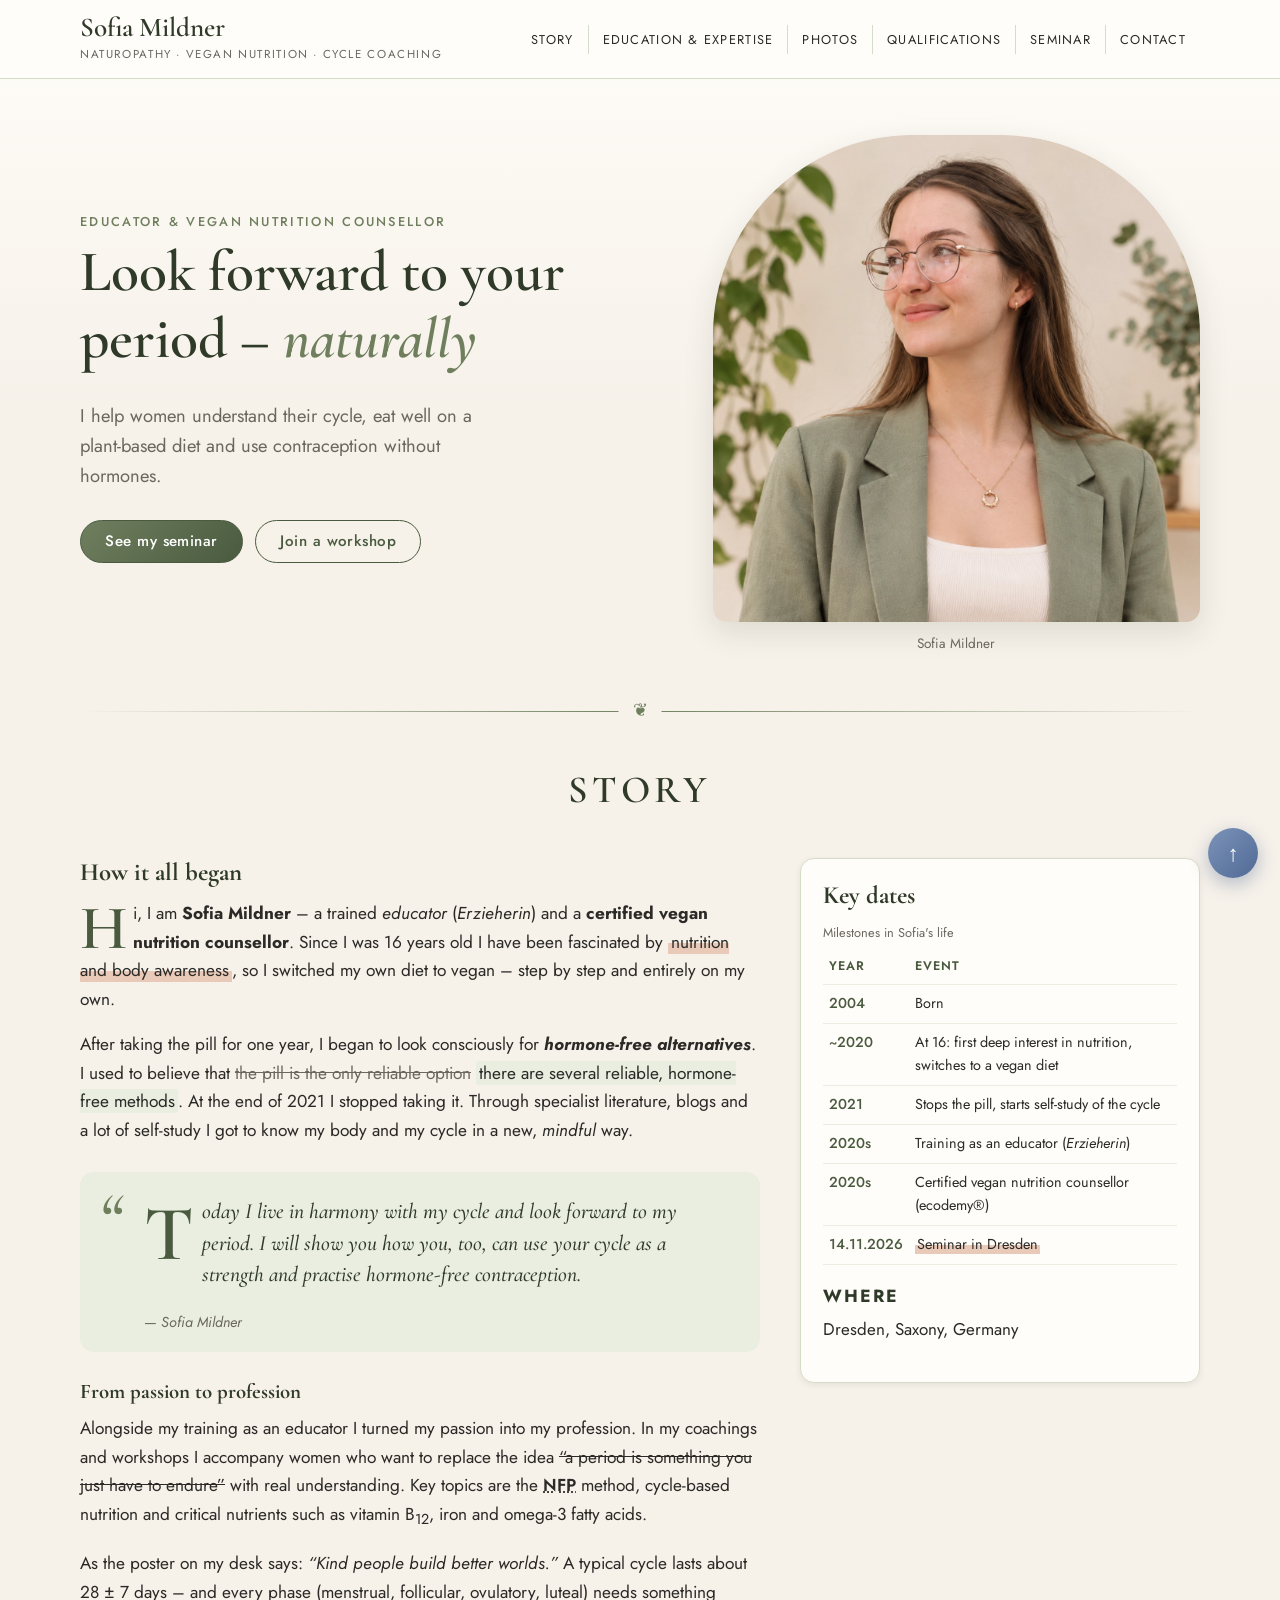
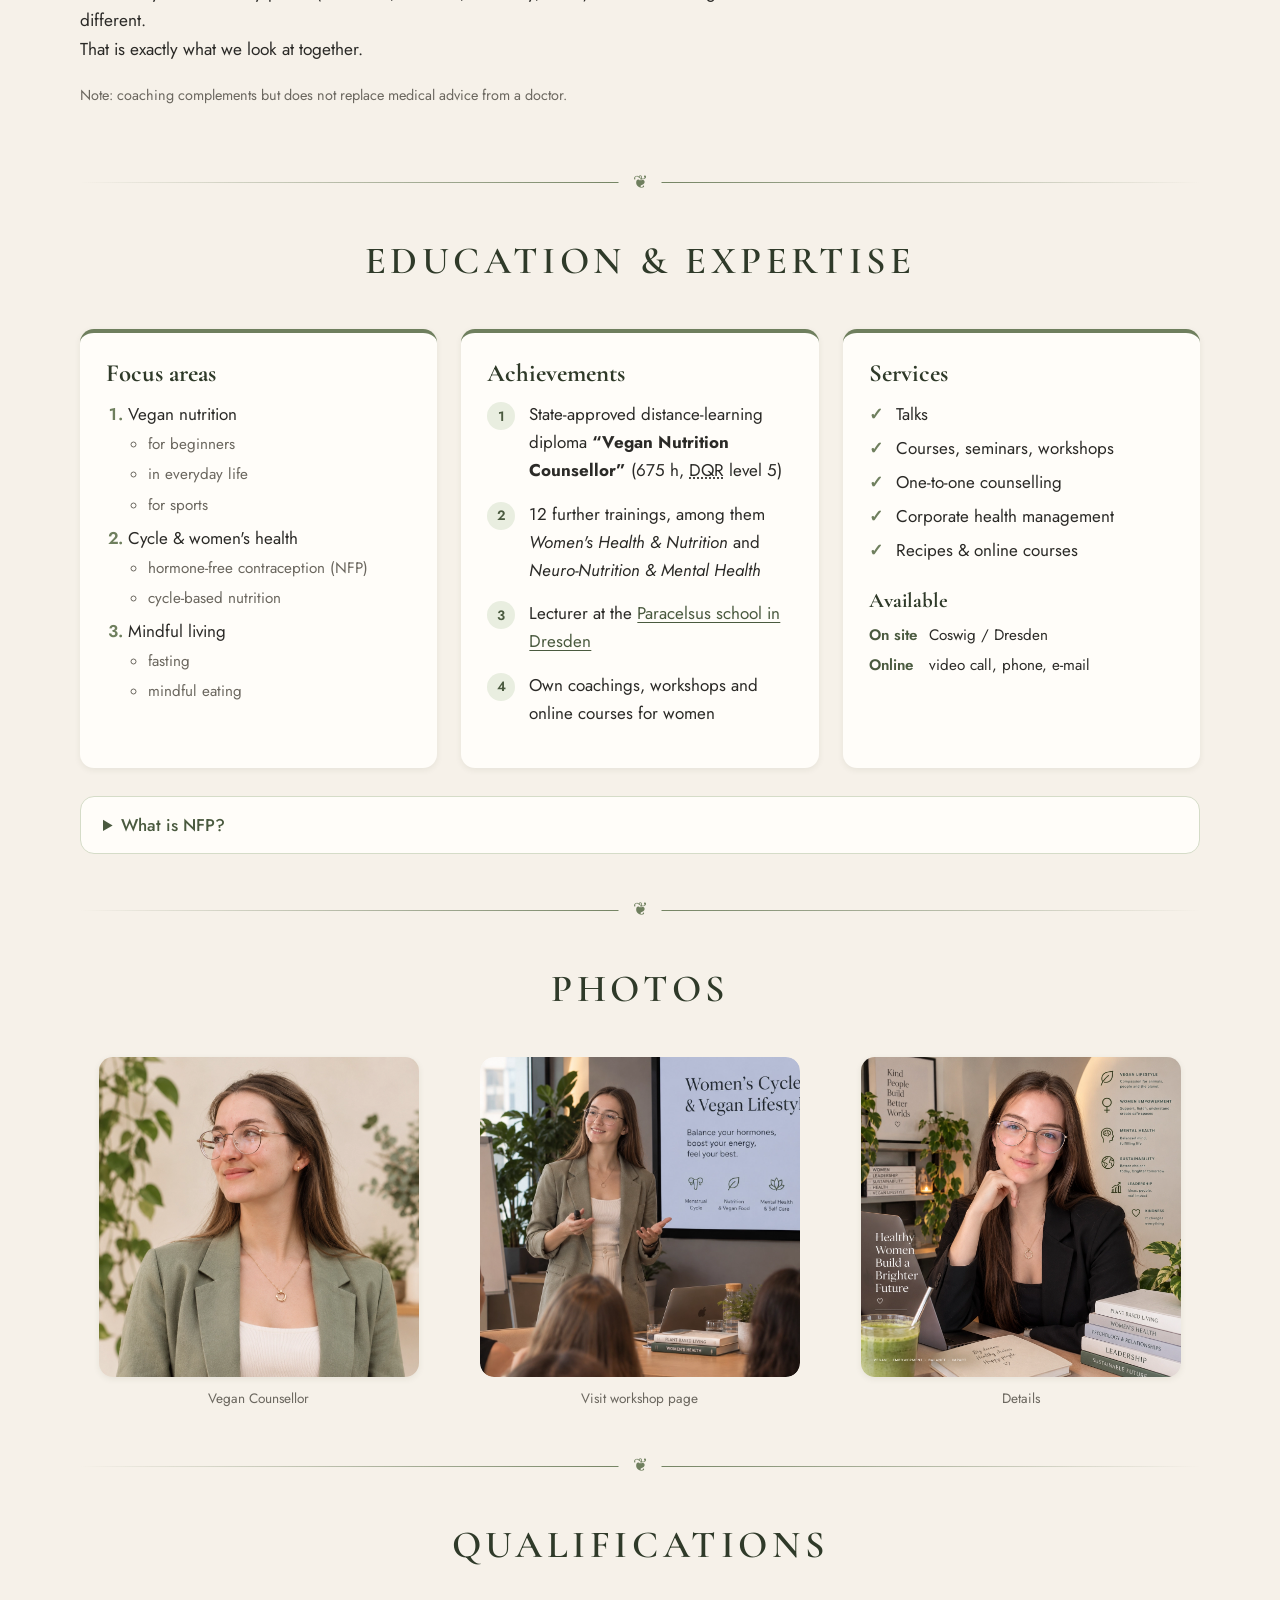
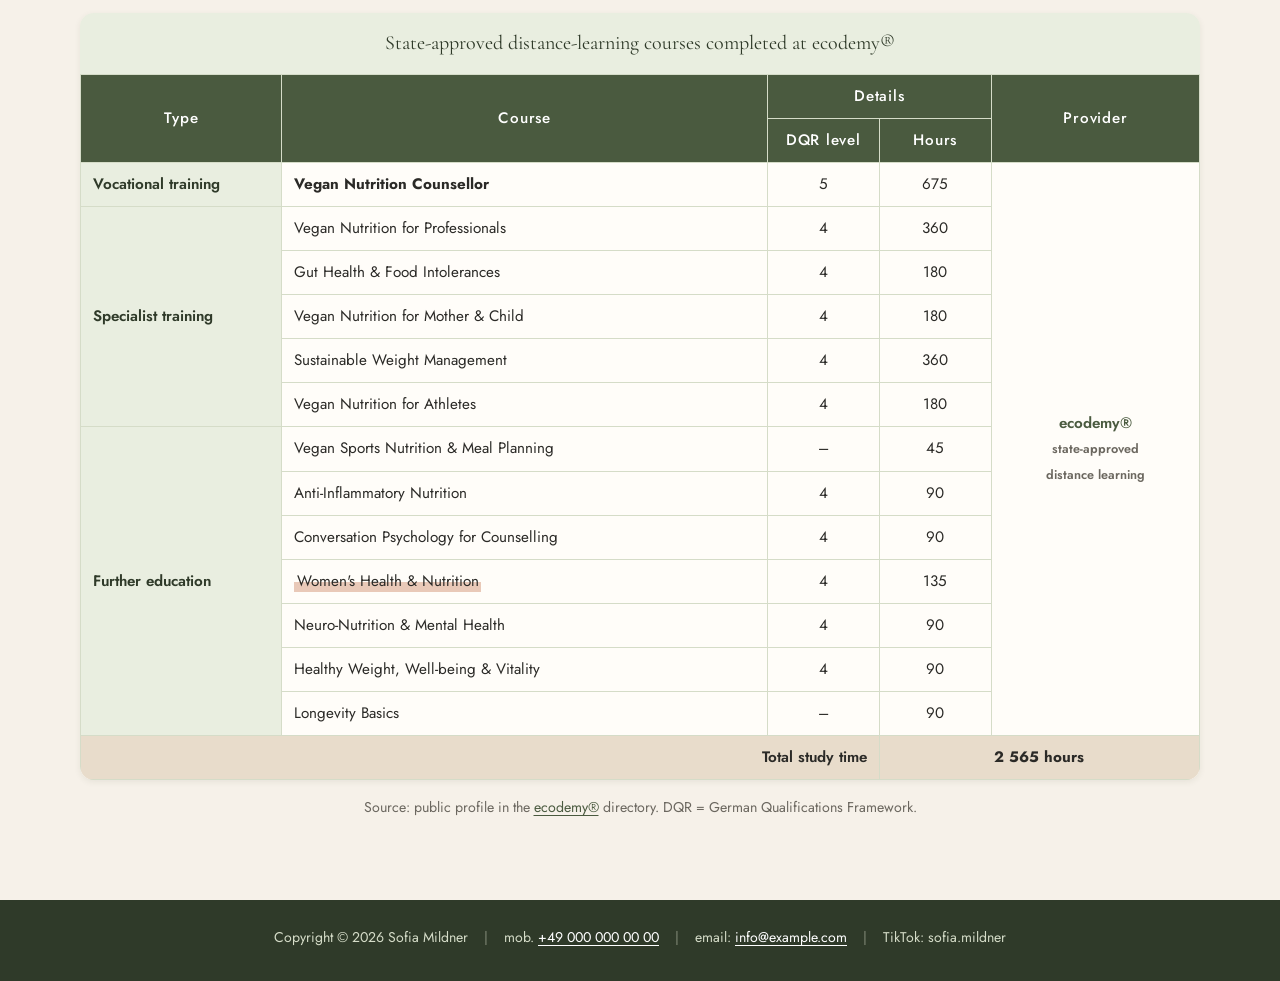
<file: index.html>
<!doctype html>
<html lang="en">
  <head>
    <meta charset="UTF-8" />
    <meta name="viewport" content="width=device-width, initial-scale=1.0" />
    <meta
      name="description"
      content="Sofia Mildner – vegan nutrition counsellor and cycle coach from Coswig near Dresden. Story, education, photos and qualifications."
    />
    <meta
      name="keywords"
      content="Sofia Mildner, vegan nutrition, menstrual cycle, hormone-free contraception, NFP, women's health, Dresden"
    />
    <meta name="author" content="Sofia Mildner" />
    <title>Sofia Mildner – Vegan Nutrition &amp; Cycle Coach</title>
    <link rel="icon" href="images/favicon.svg" type="image/svg+xml" />
    <link rel="preconnect" href="https://fonts.googleapis.com" />
    <link rel="preconnect" href="https://fonts.gstatic.com" crossorigin />
    <link
      href="https://fonts.googleapis.com/css2?family=Cormorant+Garamond:ital,wght@0,500;0,600;0,700;1,500&family=Jost:wght@300;400;500;600&display=swap"
      rel="stylesheet"
    />
    <link rel="stylesheet" href="css/styles.css" />
  </head>
  <body id="top">
    <!-- ===== HEADER: назва сайту + навігація ===== -->
    <header class="site-header">
      <a class="logo" href="index.html">
        <span class="logo__name">Sofia Mildner</span>
        <span class="logo__tag"
          >Naturopathy · Vegan Nutrition · Cycle Coaching</span
        >
      </a>
      <nav class="main-nav" aria-label="Main navigation">
        <ul>
          <li><a href="#story">Story</a></li>
          <li><a href="#expertise">Education &amp; Expertise</a></li>
          <li><a href="#photos">Photos</a></li>
          <li><a href="#qualifications">Qualifications</a></li>
          <li><a href="seminar.html">Seminar</a></li>
          <li><a href="contact.html">Contact</a></li>
        </ul>
      </nav>
    </header>

    <main class="container">
      <!-- ===== HERO ===== -->
      <section class="hero" aria-labelledby="hero-title">
        <div class="hero__text">
          <p class="eyebrow">Educator &amp; vegan nutrition counsellor</p>
          <h1 id="hero-title">
            Look forward to your period – <em>naturally</em>
          </h1>
          <p class="lead">
            I help women understand their cycle, eat well on a plant-based diet
            and use contraception without hormones.
          </p>
          <p class="hero__actions">
            <a class="btn btn--primary" href="seminar.html">See my seminar</a>
            <a class="btn btn--ghost" href="contact.html#register"
              >Join a workshop</a
            >
          </p>
        </div>
        <figure class="hero__figure">
          <img
            src="images/sofia-portrait.webp"
            alt="Portrait of Sofia Mildner in a sage-green blazer, smiling"
            width="420"
            height="420"
          />
          <figcaption>Sofia Mildner</figcaption>
        </figure>
      </section>

      <hr />

      <!-- ===== СЮЖЕТ: форматування тексту, цитати ===== -->
      <section id="story" class="section story" aria-labelledby="story-title">
        <h2 id="story-title" class="section__title">Story</h2>

        <div class="story__grid">
          <article class="story__text">
            <h3>How it all began</h3>
            <p>
              Hi, I am <strong>Sofia Mildner</strong> – a trained
              <em>educator</em> (<i lang="de">Erzieherin</i>) and a
              <b>certified vegan nutrition counsellor</b>. Since I was
              <span class="num">16</span> years old I have been fascinated by
              <mark>nutrition and body awareness</mark>, so I switched my own
              diet to vegan &ndash; step by step and entirely on my own.
            </p>
            <p>
              After taking the pill for one year, I began to look consciously
              for
              <strong><em>hormone-free alternatives</em></strong
              >. I used to believe that
              <del>the pill is the only reliable option</del>
              <ins>there are several reliable, hormone-free methods</ins>. At
              the end of <time datetime="2021-12">2021</time> I stopped taking
              it. Through specialist literature, blogs and a lot of self-study I
              got to know my body and my cycle in a new, <i>mindful</i> way.
            </p>

            <blockquote
              cite="https://www.paracelsus.de/dozenten/v6z4/sofia-mildner"
            >
              <p>
                Today I live in harmony with my cycle and look forward to my
                period. I will show you how you, too, can use your cycle as a
                strength and practise hormone-free contraception.
              </p>
              <footer>&mdash; <cite>Sofia Mildner</cite></footer>
            </blockquote>

            <h4>From passion to profession</h4>
            <p>
              Alongside my training as an educator I turned my passion into my
              profession. In my coachings and workshops I accompany women who
              want to replace the idea
              <s>&ldquo;a period is something you just have to endure&rdquo;</s>
              with real understanding. Key topics are the
              <dfn><abbr title="Natural Family Planning">NFP</abbr></dfn>
              method, cycle-based nutrition and critical nutrients such as
              vitamin B<sub>12</sub>, iron and omega&#8209;3 fatty acids.
            </p>
            <p>
              As the poster on my desk says:
              <q>Kind people build better worlds.</q> A typical cycle lasts
              about 28&nbsp;&plusmn;&nbsp;7 days &ndash; and every phase
              (menstrual, follicular, ovulatory, luteal) needs something
              different.<br />
              That is exactly what we look at together.
            </p>
            <p>
              <small
                >Note: coaching complements but does not replace medical advice
                from a doctor.</small
              >
            </p>
          </article>

          <!-- Бічна панель: ключові дати -->
          <aside class="story__aside" aria-labelledby="dates-title">
            <h3 id="dates-title">Key dates</h3>
            <table class="dates">
              <caption>
                Milestones in Sofia's life
              </caption>
              <thead>
                <tr>
                  <th scope="col">Year</th>
                  <th scope="col">Event</th>
                </tr>
              </thead>
              <tbody>
                <tr>
                  <td><time datetime="2004">2004</time></td>
                  <td>Born</td>
                </tr>
                <tr>
                  <td>~2020</td>
                  <td>
                    At 16: first deep interest in nutrition, switches to a vegan
                    diet
                  </td>
                </tr>
                <tr>
                  <td><time datetime="2021">2021</time></td>
                  <td>Stops the pill, starts self-study of the cycle</td>
                </tr>
                <tr>
                  <td>2020s</td>
                  <td>Training as an educator (<i lang="de">Erzieherin</i>)</td>
                </tr>
                <tr>
                  <td>2020s</td>
                  <td>Certified vegan nutrition counsellor (ecodemy&reg;)</td>
                </tr>
                <tr>
                  <td><time datetime="2026-11-14">14.11.2026</time></td>
                  <td><mark>Seminar in Dresden</mark></td>
                </tr>
              </tbody>
            </table>
            <h5>Where</h5>
            <p>Dresden, Saxony, Germany</p>
          </aside>
        </div>
      </section>

      <hr />

      <!-- ===== ЗНІМАЛЬНА ГРУПА → освіта та напрями: вкладені списки ===== -->
      <section
        id="expertise"
        class="section expertise"
        aria-labelledby="expertise-title"
      >
        <h2 id="expertise-title" class="section__title">
          Education &amp; Expertise
        </h2>

        <div class="expertise__grid">
          <article class="card">
            <h3>Focus areas</h3>
            <ol>
              <li>
                Vegan nutrition
                <ul>
                  <li>for beginners</li>
                  <li>in everyday life</li>
                  <li>for sports</li>
                </ul>
              </li>
              <li>
                Cycle &amp; women's health
                <ul>
                  <li>hormone-free contraception (NFP)</li>
                  <li>cycle-based nutrition</li>
                </ul>
              </li>
              <li>
                Mindful living
                <ul>
                  <li>fasting</li>
                  <li>mindful eating</li>
                </ul>
              </li>
            </ol>
          </article>

          <article class="card">
            <h3>Achievements</h3>
            <ol class="achievements">
              <li>
                State-approved distance-learning diploma
                <strong>&ldquo;Vegan Nutrition Counsellor&rdquo;</strong> (675
                h,
                <abbr
                  title="Deutscher Qualifikationsrahmen – German Qualifications Framework"
                  >DQR</abbr
                >
                level 5)
              </li>
              <li>
                12 further trainings, among them
                <em>Women's Health &amp; Nutrition</em> and
                <em>Neuro-Nutrition &amp; Mental Health</em>
              </li>
              <li>
                Lecturer at the
                <a
                  href="https://www.paracelsus.de/dozenten/v6z4/sofia-mildner"
                  target="_blank"
                  rel="noopener"
                  >Paracelsus school in Dresden</a
                >
              </li>
              <li>Own coachings, workshops and online courses for women</li>
            </ol>
          </article>

          <article class="card">
            <h3>Services</h3>
            <ul class="ticks">
              <li>Talks</li>
              <li>Courses, seminars, workshops</li>
              <li>One-to-one counselling</li>
              <li>Corporate health management</li>
              <li>Recipes &amp; online courses</li>
            </ul>
            <h4>Available</h4>
            <dl class="avail">
              <dt>On site</dt>
              <dd>Coswig / Dresden</dd>
              <dt>Online</dt>
              <dd>video call, phone, e-mail</dd>
            </dl>
          </article>
        </div>

        <details class="faq">
          <summary>What is NFP?</summary>
          <p>
            <dfn>Natural Family Planning</dfn> is a hormone-free method in which
            a woman observes body signs such as basal temperature and cervical
            mucus to determine her fertile and infertile days.
          </p>
        </details>
      </section>

      <hr />

      <!-- ===== ФОТО: звичайна, посилання, карта зображення ===== -->
      <section
        id="photos"
        class="section photos"
        aria-labelledby="photos-title"
      >
        <h2 id="photos-title" class="section__title">Photos</h2>

        <div class="photos__grid">
          <!-- 1. Звичайна картинка -->
          <figure class="photo">
            <img
              src="images/sofia-portrait.webp"
              alt="Sofia smiling, looking to the side, plants in the background"
              width="320"
              height="320"
              loading="lazy"
            />
            <figcaption>Vegan Counsellor</figcaption>
          </figure>

          <!-- 2. Картинка-посилання на іншу сторінку -->
          <figure class="photo photo--link">
            <a href="seminar.html" title="Open the seminar page">
              <img
                src="images/sofia-workshop.webp"
                alt="Sofia giving a workshop on Women's Cycle and Vegan Lifestyle"
                width="320"
                height="320"
                loading="lazy"
              />
              <span class="photo__hint">Go to seminar &rarr;</span>
            </a>
            <figcaption>Visit workshop page</figcaption>
          </figure>

          <!-- 3. Карта зображення: частини картинки ведуть на різні сторінки -->
          <figure class="photo photo--map">
            <img
              src="images/sofia-desk.webp"
              alt="Sofia at her desk with books and values; parts of the image are links"
              width="320"
              height="320"
              usemap="#desk-map"
              loading="lazy"
            />
            <map name="desk-map">
              <area
                shape="rect"
                coords="12,172,60,256"
                href="seminar.html"
                alt="Healthy women build a brighter future – seminar page"
                title="Seminar page"
              />
              <area
                shape="rect"
                coords="237,10,316,171"
                href="#expertise"
                alt="Values and focus areas"
                title="Focus areas"
              />
              <area
                shape="rect"
                coords="219,232,320,320"
                href="seminar.html#program"
                alt="Books – seminar programme"
                title="Seminar programme"
              />
              <area
                shape="rect"
                coords="69,278,212,320"
                href="contact.html#feedback"
                alt="Notebook – write to Sofia"
                title="Write to Sofia"
              />
            </map>
            <figcaption>Details</figcaption>
          </figure>
        </div>
      </section>

      <hr />

      <!-- ===== НАГОРОДИ → кваліфікації: таблиця з об'єднаними комірками ===== -->
      <section
        id="qualifications"
        class="section quals"
        aria-labelledby="quals-title"
      >
        <h2 id="quals-title" class="section__title">Qualifications</h2>

        <div class="table-wrap">
          <table class="quals__table">
            <caption>
              State-approved distance-learning courses completed at ecodemy&reg;
            </caption>
            <colgroup>
              <col class="col-type" />
              <col class="col-course" />
              <col class="col-level" />
              <col class="col-hours" />
              <col class="col-provider" />
            </colgroup>
            <thead>
              <tr>
                <th scope="col" rowspan="2">Type</th>
                <th scope="col" rowspan="2">Course</th>
                <th scope="colgroup" colspan="2">Details</th>
                <th scope="col" rowspan="2">Provider</th>
              </tr>
              <tr>
                <th scope="col">DQR level</th>
                <th scope="col">Hours</th>
              </tr>
            </thead>
            <tbody>
              <tr>
                <th scope="row">Vocational training</th>
                <td><strong>Vegan Nutrition Counsellor</strong></td>
                <td class="c">5</td>
                <td class="c">675</td>
                <td rowspan="13" class="provider">
                  ecodemy&reg;<br /><small
                    >state-approved<br />distance learning</small
                  >
                </td>
              </tr>
              <tr>
                <th scope="row" rowspan="5">Specialist training</th>
                <td>Vegan Nutrition for Professionals</td>
                <td class="c">4</td>
                <td class="c">360</td>
              </tr>
              <tr>
                <td>Gut Health &amp; Food Intolerances</td>
                <td class="c">4</td>
                <td class="c">180</td>
              </tr>
              <tr>
                <td>Vegan Nutrition for Mother &amp; Child</td>
                <td class="c">4</td>
                <td class="c">180</td>
              </tr>
              <tr>
                <td>Sustainable Weight Management</td>
                <td class="c">4</td>
                <td class="c">360</td>
              </tr>
              <tr>
                <td>Vegan Nutrition for Athletes</td>
                <td class="c">4</td>
                <td class="c">180</td>
              </tr>
              <tr>
                <th scope="row" rowspan="7">Further education</th>
                <td>Vegan Sports Nutrition &amp; Meal Planning</td>
                <td class="c">&ndash;</td>
                <td class="c">45</td>
              </tr>
              <tr>
                <td>Anti-Inflammatory Nutrition</td>
                <td class="c">4</td>
                <td class="c">90</td>
              </tr>
              <tr>
                <td>Conversation Psychology for Counselling</td>
                <td class="c">4</td>
                <td class="c">90</td>
              </tr>
              <tr class="highlight">
                <td><mark>Women's Health &amp; Nutrition</mark></td>
                <td class="c">4</td>
                <td class="c">135</td>
              </tr>
              <tr>
                <td>Neuro-Nutrition &amp; Mental Health</td>
                <td class="c">4</td>
                <td class="c">90</td>
              </tr>
              <tr>
                <td>Healthy Weight, Well-being &amp; Vitality</td>
                <td class="c">4</td>
                <td class="c">90</td>
              </tr>
              <tr>
                <td>Longevity Basics</td>
                <td class="c">&ndash;</td>
                <td class="c">90</td>
              </tr>
            </tbody>
            <tfoot>
              <tr>
                <th scope="row" colspan="3">Total study time</th>
                <td colspan="2"><strong>2&nbsp;565 hours</strong></td>
              </tr>
            </tfoot>
          </table>
        </div>
        <p class="note">
          <small
            >Source: public profile in the
            <a href="https://www.ecodemy.de/" target="_blank" rel="noopener"
              >ecodemy&reg;</a
            >
            directory. DQR = German Qualifications Framework.</small
          >
        </p>
      </section>
    </main>

    <!-- ===== FOOTER ===== -->
    <footer class="site-footer">
      <p>
        <span>Copyright &copy; 2026 Sofia Mildner</span>
        <span class="sep" aria-hidden="true">|</span>
        <span>mob. <a href="tel:+490000000000">+49 000 000 00 00</a></span>
        <span class="sep" aria-hidden="true">|</span>
        <span
          >email: <a href="mailto:info@example.com">info@example.com</a></span
        >
        <span class="sep" aria-hidden="true">|</span>
        <span>TikTok: sofia.mildner</span>
      </p>
    </footer>

    <a class="to-top" href="#top" aria-label="Back to top">&uarr;</a>
  </body>
</html>
</file>
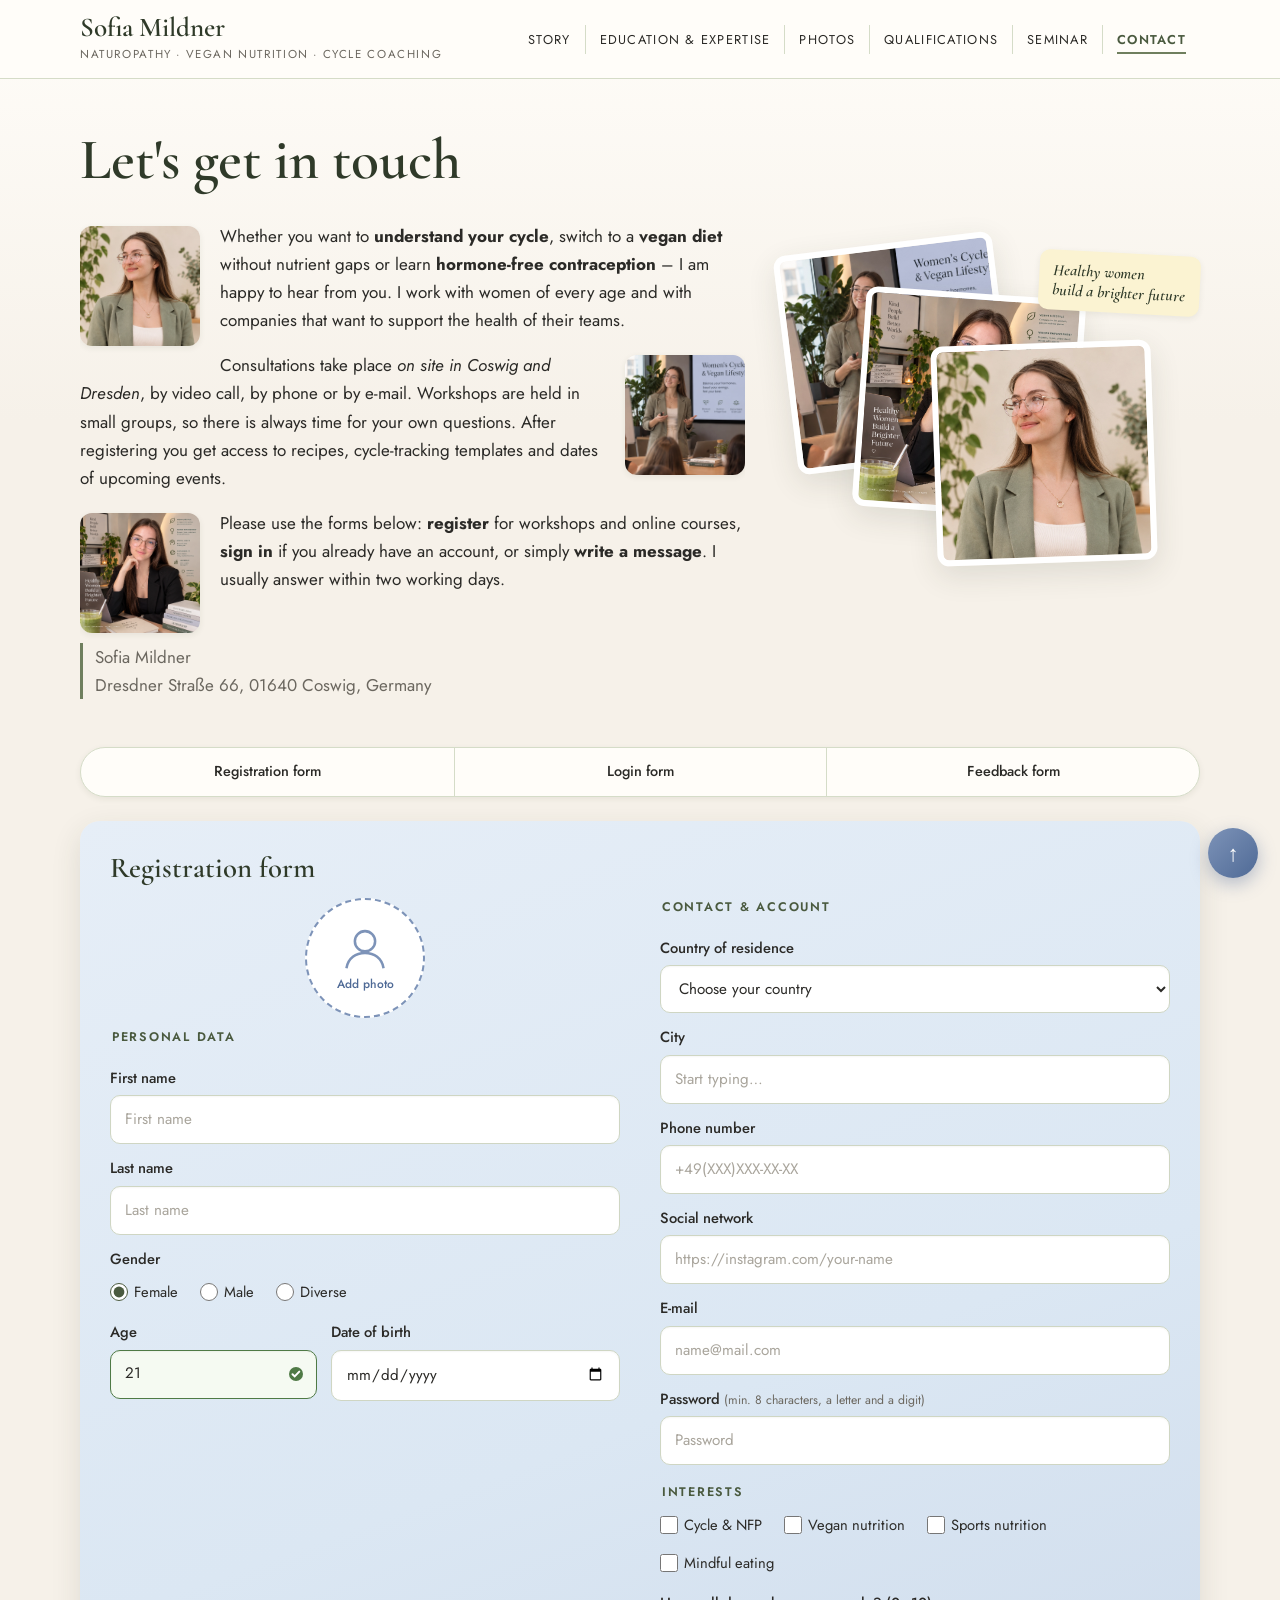
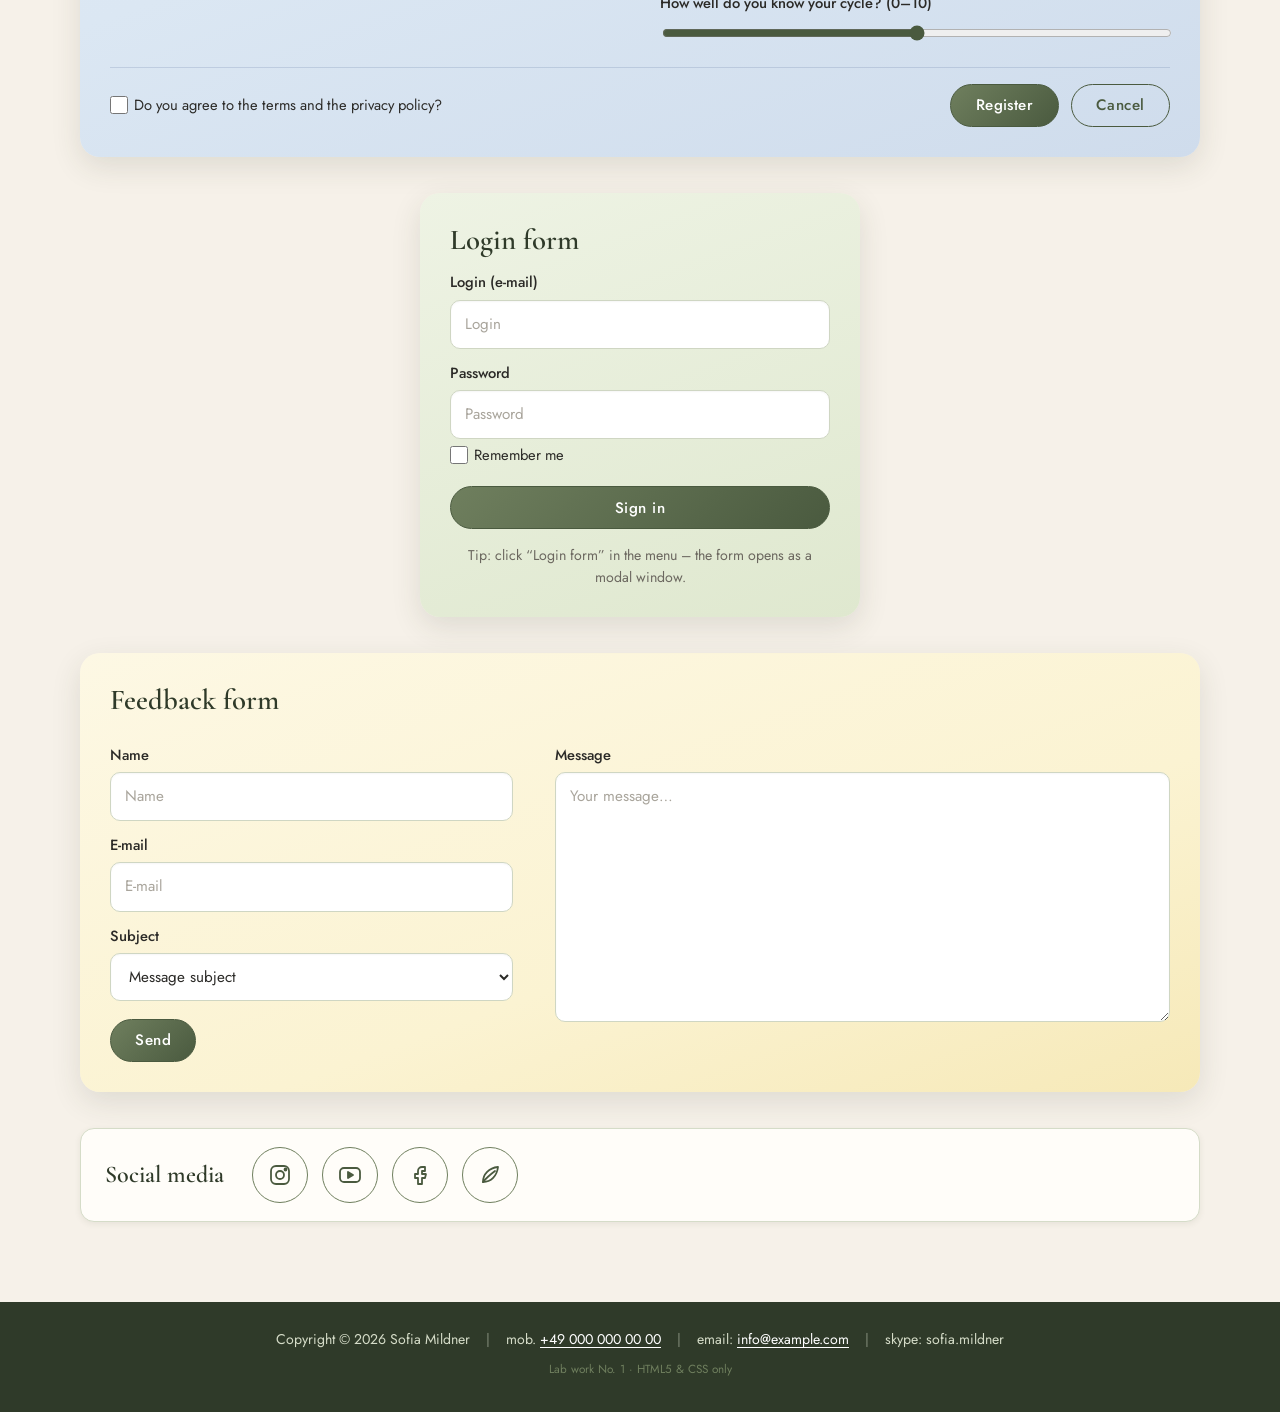
<file: contact.html>
<!DOCTYPE html>
<html lang="en">
<head>
    <meta charset="UTF-8">
    <meta name="viewport" content="width=device-width, initial-scale=1.0">
    <meta name="description" content="Contact Sofia Mildner: register for a workshop, sign in or send a message about vegan nutrition and hormone-free contraception.">
    <meta name="keywords" content="Sofia Mildner, contact, registration, workshop, cycle coaching">
    <meta name="author" content="Sofia Mildner">
    <title>Contact – Sofia Mildner</title>
    <link rel="icon" href="images/favicon.svg" type="image/svg+xml">
    <link rel="preconnect" href="https://fonts.googleapis.com">
    <link rel="preconnect" href="https://fonts.gstatic.com" crossorigin>
    <link href="https://fonts.googleapis.com/css2?family=Cormorant+Garamond:ital,wght@0,500;0,600;0,700;1,500&family=Jost:wght@300;400;500;600&display=swap" rel="stylesheet">
    <link rel="stylesheet" href="css/styles.css">
</head>
<body id="top" class="page-contact">

    <header class="site-header">
        <a class="logo" href="index.html">
            <span class="logo__name">Sofia Mildner</span>
            <span class="logo__tag">Naturopathy · Vegan Nutrition · Cycle Coaching</span>
        </a>
        <nav class="main-nav" aria-label="Main navigation">
            <ul>
                <li><a href="index.html#story">Story</a></li>
                <li><a href="index.html#expertise">Education &amp; Expertise</a></li>
                <li><a href="index.html#photos">Photos</a></li>
                <li><a href="index.html#qualifications">Qualifications</a></li>
                <li><a href="seminar.html">Seminar</a></li>
                <li><a href="contact.html" aria-current="page">Contact</a></li>
            </ul>
        </nav>
    </header>

    <main class="container">

        <!-- ===== Загальна інформація: float-картинки + накладені картинки (absolute) ===== -->
        <section class="intro" aria-labelledby="intro-title">
            <article class="intro__text">
                <h1 id="intro-title">Let's get in touch</h1>
                <img class="float-left" src="images/sofia-portrait.webp" alt="Sofia smiling" width="120" height="120">
                <p>
                    Whether you want to <strong>understand your cycle</strong>, switch to a
                    <strong>vegan diet</strong> without nutrient gaps or learn
                    <strong>hormone-free contraception</strong> &ndash; I am happy to hear from you.
                    I work with women of every age and with companies that want to support the
                    health of their teams.
                </p>
                <img class="float-right" src="images/sofia-workshop.webp" alt="Sofia during a workshop" width="120" height="120">
                <p>
                    Consultations take place <em>on site in Coswig and Dresden</em>, by video call,
                    by phone or by e-mail. Workshops are held in small groups, so there is always
                    time for your own questions. After registering you get access to recipes,
                    cycle-tracking templates and dates of upcoming events.
                </p>
                <img class="float-left" src="images/sofia-desk.webp" alt="Sofia at her desk with books" width="120" height="120">
                <p>
                    Please use the forms below: <b>register</b> for workshops and online courses,
                    <b>sign in</b> if you already have an account, or simply <b>write a message</b>.
                    I usually answer within two working days.
                </p>
                <address>
                    Sofia Mildner<br>
                    Dresdner Stra&szlig;e 66, 01640 Coswig, Germany
                </address>
            </article>

            <div class="stack" aria-label="Photo collage">
                <img class="stack__item stack__item--1" src="images/sofia-workshop.webp" alt="" width="220" height="220">
                <img class="stack__item stack__item--2" src="images/sofia-desk.webp" alt="" width="220" height="220">
                <img class="stack__item stack__item--3" src="images/sofia-portrait.webp" alt="Collage of photos of Sofia" width="220" height="220">
                <span class="stack__badge">Healthy women<br>build a brighter future</span>
            </div>
        </section>

        <!-- ===== Меню форм, прилипає до верху (position: sticky) ===== -->
        <nav class="form-nav" aria-label="Forms">
            <a href="#register">Registration form</a>
            <a href="#login">Login form</a>
            <a href="#feedback">Feedback form</a>
        </nav>

        <!-- ===== ФОРМА РЕЄСТРАЦІЇ ===== -->
        <section id="register" class="form-block form-block--register" aria-labelledby="register-title">
            <h2 id="register-title">Registration form</h2>

            <form class="reg-form" action="#register" method="post" enctype="multipart/form-data" autocomplete="on">
                <input type="hidden" name="source" value="website-contact-page">

                <div class="reg-form__col">
                    <!-- аватар -->
                    <label class="avatar" for="avatar" title="Upload a photo">
                        <svg viewBox="0 0 64 64" aria-hidden="true"><circle cx="32" cy="24" r="12"/><path d="M10 56c2-12 11-18 22-18s20 6 22 18"/></svg>
                        <span>Add photo</span>
                    </label>
                    <input class="visually-hidden" type="file" id="avatar" name="avatar" accept="image/png, image/jpeg, image/webp">

                    <fieldset>
                        <legend>Personal data</legend>

                        <label for="first-name">First name</label>
                        <input type="text" id="first-name" name="first_name" placeholder="First name" required minlength="2" maxlength="40" autocomplete="given-name">

                        <label for="last-name">Last name</label>
                        <input type="text" id="last-name" name="last_name" placeholder="Last name" required minlength="2" maxlength="40" autocomplete="family-name">

                        <span class="label">Gender</span>
                        <div class="radios" role="radiogroup" aria-label="Gender">
                            <label><input type="radio" name="gender" value="female" required checked> Female</label>
                            <label><input type="radio" name="gender" value="male"> Male</label>
                            <label><input type="radio" name="gender" value="diverse"> Diverse</label>
                        </div>

                        <div class="row">
                            <div>
                                <label for="age">Age</label>
                                <input type="number" id="age" name="age" min="14" max="99" step="1" value="21" required>
                            </div>
                            <div>
                                <label for="birthdate">Date of birth</label>
                                <input type="date" id="birthdate" name="birthdate" min="1926-01-01" max="2012-12-31">
                            </div>
                        </div>
                    </fieldset>
                </div>

                <div class="reg-form__col">
                    <fieldset>
                        <legend>Contact &amp; account</legend>

                        <label for="country">Country of residence</label>
                        <select id="country" name="country" required>
                            <option value="" disabled selected>Choose your country</option>
                            <optgroup label="DACH">
                                <option value="de">Germany</option>
                                <option value="at">Austria</option>
                                <option value="ch">Switzerland</option>
                            </optgroup>
                            <optgroup label="Other">
                                <option value="ua">Ukraine</option>
                                <option value="pl">Poland</option>
                                <option value="cz">Czech Republic</option>
                                <option value="other">Other country</option>
                            </optgroup>
                        </select>

                        <label for="city">City</label>
                        <input type="text" id="city" name="city" list="cities" placeholder="Start typing&hellip;">
                        <datalist id="cities">
                            <option value="Dresden">
                            <option value="Coswig">
                            <option value="Meißen">
                            <option value="Radebeul">
                            <option value="Leipzig">
                        </datalist>

                        <label for="phone">Phone number</label>
                        <input type="tel" id="phone" name="phone" placeholder="+49(XXX)XXX-XX-XX" pattern="\+?[0-9\s()\-]{7,20}" autocomplete="tel">

                        <label for="social">Social network</label>
                        <input type="url" id="social" name="social" placeholder="https://instagram.com/your-name">

                        <label for="reg-email">E-mail</label>
                        <input type="email" id="reg-email" name="email" placeholder="name@mail.com" required autocomplete="email">

                        <label for="reg-password">Password <small>(min. 8 characters, a letter and a digit)</small></label>
                        <input type="password" id="reg-password" name="password" placeholder="Password" required minlength="8" pattern="(?=.*\d)(?=.*[A-Za-z]).{8,}" autocomplete="new-password">
                    </fieldset>

                    <fieldset>
                        <legend>Interests</legend>
                        <div class="checks">
                            <label><input type="checkbox" name="topics" value="cycle"> Cycle &amp; NFP</label>
                            <label><input type="checkbox" name="topics" value="vegan"> Vegan nutrition</label>
                            <label><input type="checkbox" name="topics" value="sport"> Sports nutrition</label>
                            <label><input type="checkbox" name="topics" value="mind"> Mindful eating</label>
                        </div>
                        <label for="knowledge">How well do you know your cycle? (0&ndash;10)</label>
                        <input type="range" id="knowledge" name="knowledge" min="0" max="10" value="5">
                    </fieldset>
                </div>

                <div class="reg-form__bottom">
                    <label class="agree"><input type="checkbox" name="agree" required> Do you agree to the terms and the privacy policy?</label>
                    <div class="buttons">
                        <button type="submit" class="btn btn--primary">Register</button>
                        <button type="reset" class="btn btn--ghost">Cancel</button>
                    </div>
                </div>
            </form>
        </section>

        <!-- ===== ФОРМА ВХОДУ: стає модальним вікном (position: fixed) при :target ===== -->
        <section id="login" class="form-block form-block--login" aria-labelledby="login-title">
            <a class="login__backdrop" href="#closed" aria-label="Close"></a>
            <div class="login__box">
                <a class="login__close" href="#closed" aria-label="Close login window">&times;</a>
                <h2 id="login-title">Login form</h2>
                <form action="#login" method="post">
                    <label for="login-email">Login (e-mail)</label>
                    <input type="email" id="login-email" name="login" placeholder="Login" required autocomplete="username">
                    <label for="login-password">Password</label>
                    <input type="password" id="login-password" name="password" placeholder="Password" required minlength="8" autocomplete="current-password">
                    <label class="agree"><input type="checkbox" name="remember"> Remember me</label>
                    <button type="submit" class="btn btn--primary">Sign in</button>
                </form>
                <p class="login__hint"><small>Tip: click &ldquo;Login form&rdquo; in the menu &ndash; the form opens as a modal window.</small></p>
            </div>
        </section>

        <!-- ===== ФОРМА ЗВОРОТНОГО ЗВ'ЯЗКУ: float для колонок ===== -->
        <section id="feedback" class="form-block form-block--feedback" aria-labelledby="feedback-title">
            <h2 id="feedback-title">Feedback form</h2>
            <form class="fb-form clearfix" action="#feedback" method="get">
                <div class="fb-form__left">
                    <label for="fb-name">Name</label>
                    <input type="text" id="fb-name" name="name" placeholder="Name" required>

                    <label for="fb-email">E-mail</label>
                    <input type="email" id="fb-email" name="email" placeholder="E-mail" required>

                    <label for="fb-topic">Subject</label>
                    <select id="fb-topic" name="topic" required>
                        <option value="" disabled selected>Message subject</option>
                        <option>Seminar on 14.11.2026</option>
                        <option>One-to-one coaching</option>
                        <option>Corporate health management</option>
                        <option>Something else</option>
                    </select>

                    <button type="submit" class="btn btn--primary">Send</button>
                </div>
                <div class="fb-form__right">
                    <label for="fb-message">Message</label>
                    <textarea id="fb-message" name="message" rows="9" placeholder="Your message&hellip;" required minlength="10" maxlength="1000"></textarea>
                </div>
            </form>
        </section>

        <!-- ===== Соцмережі ===== -->
        <section class="social" aria-labelledby="social-title">
            <h2 id="social-title" class="social__label">Social media</h2>
            <ul class="social__list">
                <li><a href="https://www.instagram.com/" target="_blank" rel="noopener" aria-label="Instagram">
                    <svg viewBox="0 0 24 24" aria-hidden="true"><rect x="3" y="3" width="18" height="18" rx="5"/><circle cx="12" cy="12" r="4"/><circle cx="17.5" cy="6.5" r="1" class="fill"/></svg></a></li>
                <li><a href="https://www.youtube.com/" target="_blank" rel="noopener" aria-label="YouTube">
                    <svg viewBox="0 0 24 24" aria-hidden="true"><rect x="2" y="5" width="20" height="14" rx="4"/><path d="M10 9l5 3-5 3z" class="fill"/></svg></a></li>
                <li><a href="https://www.facebook.com/" target="_blank" rel="noopener" aria-label="Facebook">
                    <svg viewBox="0 0 24 24" aria-hidden="true"><path d="M14 8h3V4h-3a4 4 0 0 0-4 4v3H7v4h3v6h4v-6h3l1-4h-4V8z"/></svg></a></li>
                <li><a href="https://www.paracelsus.de/dozenten/v6z4/sofia-mildner" target="_blank" rel="noopener" aria-label="Paracelsus lecturer profile">
                    <svg viewBox="0 0 24 24" aria-hidden="true"><path d="M5 19c0-8 6-14 15-15-1 9-7 15-15 15z"/><path d="M5 19c4-5 8-8 12-11"/></svg></a></li>
            </ul>
        </section>
    </main>

    <footer class="site-footer">
        <p>
            <span>Copyright &copy; 2026 Sofia Mildner</span>
            <span class="sep" aria-hidden="true">|</span>
            <span>mob. <a href="tel:+490000000000">+49 000 000 00 00</a></span>
            <span class="sep" aria-hidden="true">|</span>
            <span>email: <a href="mailto:info@example.com">info@example.com</a></span>
            <span class="sep" aria-hidden="true">|</span>
            <span>skype: sofia.mildner</span>
        </p>
        <p><small>Lab work No.&nbsp;1 &middot; HTML5 &amp; CSS only</small></p>
    </footer>

    <!-- Кнопка «вгору»: завжди видно, position: fixed -->
    <a class="to-top" href="#top" aria-label="Back to top">&uarr;</a>
</body>
</html>
</file>
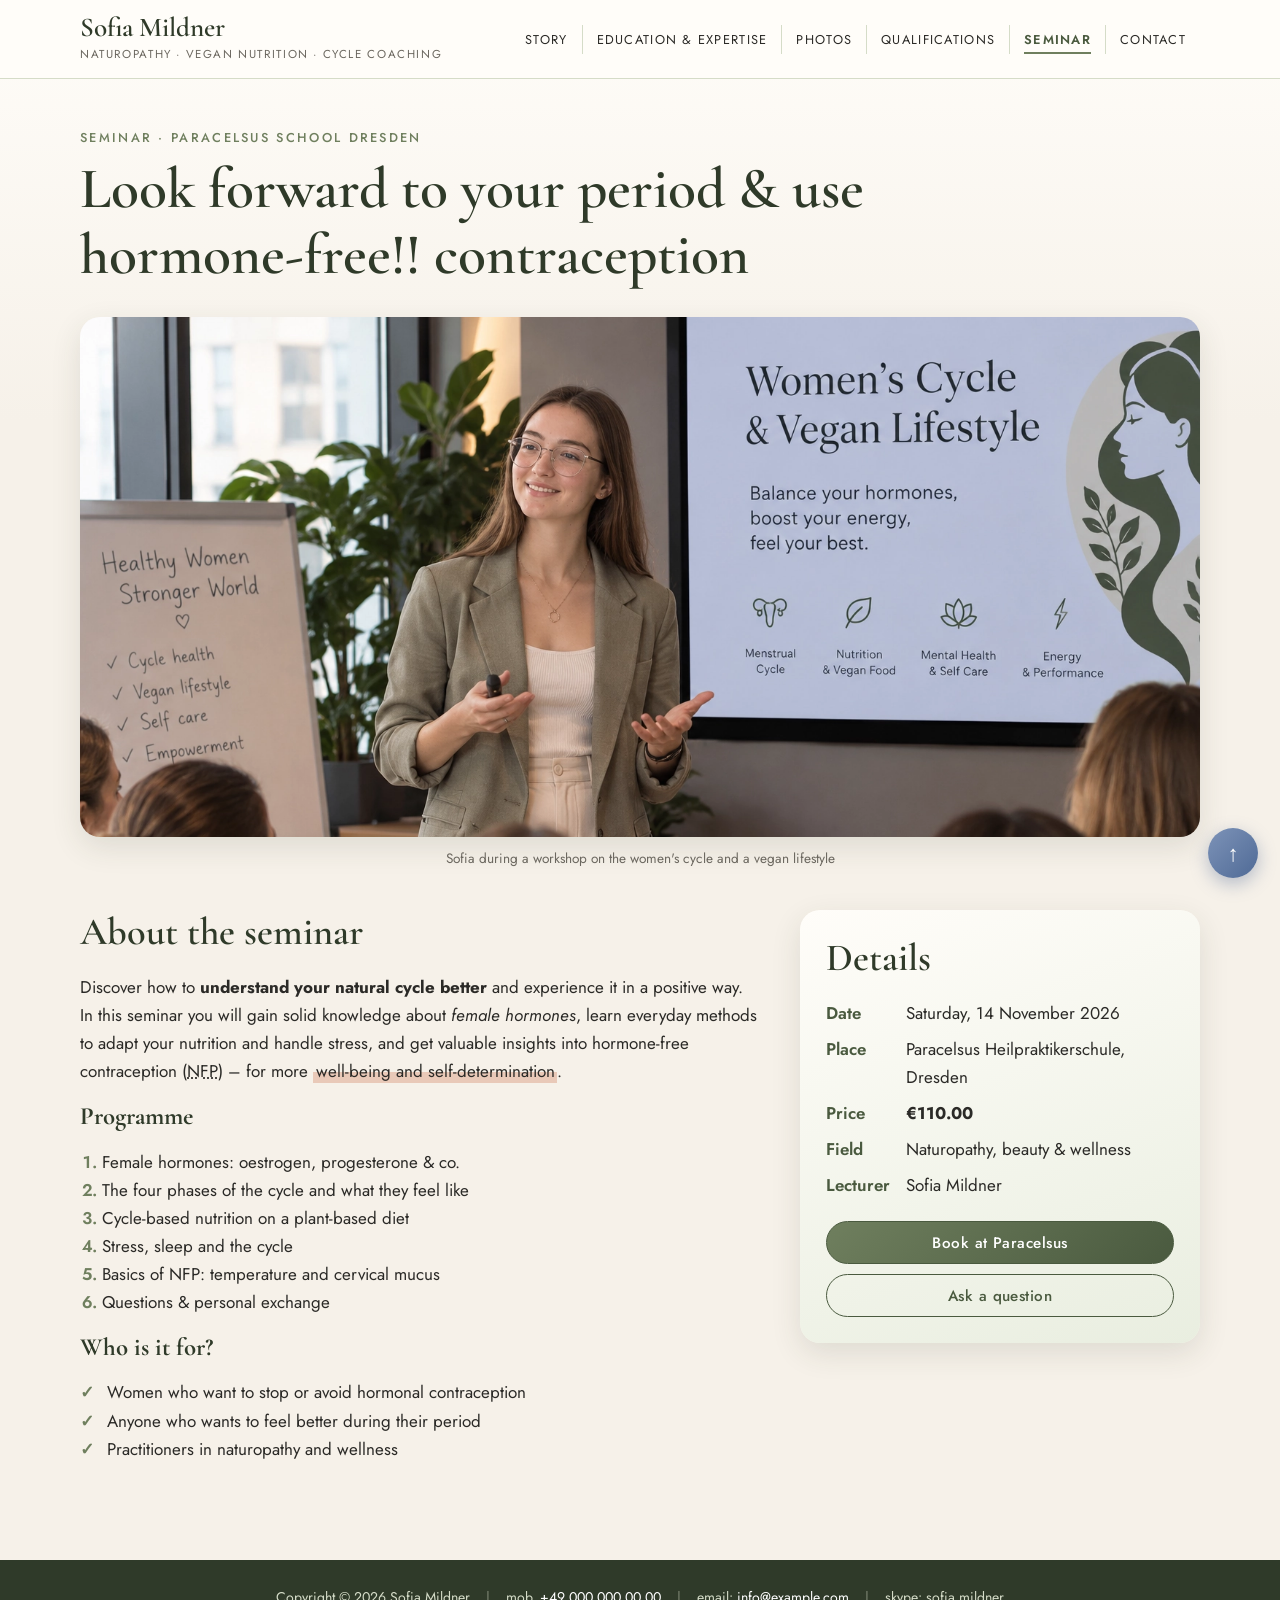
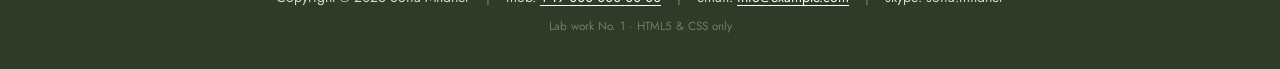
<file: seminar.html>
<!doctype html>
<html lang="en">
  <head>
    <meta charset="UTF-8" />
    <meta name="viewport" content="width=device-width, initial-scale=1.0" />
    <meta
      name="description"
      content="Seminar by Sofia Mildner in Dresden on 14 November 2026: look forward to your period and use hormone-free contraception (NFP)."
    />
    <meta
      name="keywords"
      content="seminar, Dresden, menstrual cycle, NFP, hormone-free contraception, Sofia Mildner"
    />
    <meta name="author" content="Sofia Mildner" />
    <title>Seminar – Look Forward to Your Period | Sofia Mildner</title>
    <link rel="icon" href="images/favicon.svg" type="image/svg+xml" />
    <link rel="preconnect" href="https://fonts.googleapis.com" />
    <link rel="preconnect" href="https://fonts.gstatic.com" crossorigin />
    <link
      href="https://fonts.googleapis.com/css2?family=Cormorant+Garamond:ital,wght@0,500;0,600;0,700;1,500&family=Jost:wght@300;400;500;600&display=swap"
      rel="stylesheet"
    />
    <link rel="stylesheet" href="css/styles.css" />
  </head>
  <body id="top">
    <header class="site-header">
      <a class="logo" href="index.html">
        <span class="logo__name">Sofia Mildner</span>
        <span class="logo__tag"
          >Naturopathy · Vegan Nutrition · Cycle Coaching</span
        >
      </a>
      <nav class="main-nav" aria-label="Main navigation">
        <ul>
          <li><a href="index.html#story">Story</a></li>
          <li><a href="index.html#expertise">Education &amp; Expertise</a></li>
          <li><a href="index.html#photos">Photos</a></li>
          <li><a href="index.html#qualifications">Qualifications</a></li>
          <li><a href="seminar.html" aria-current="page">Seminar</a></li>
          <li><a href="contact.html">Contact</a></li>
        </ul>
      </nav>
    </header>

    <main class="container">
      <article class="seminar">
        <header class="seminar__head">
          <p class="eyebrow">Seminar &middot; Paracelsus school Dresden</p>
          <h1>
            Look forward to your period &amp; use hormone-free!! contraception
          </h1>
        </header>

        <figure class="seminar__figure">
          <img
            src="images/sofia-workshop.webp"
            alt="Sofia presenting the slide 'Women's Cycle &amp; Vegan Lifestyle' to a group of women"
            width="1536"
            height="1024"
          />
          <figcaption>
            Sofia during a workshop on the women's cycle and a vegan lifestyle
          </figcaption>
        </figure>

        <div class="seminar__grid">
          <section class="seminar__about" aria-labelledby="about-title">
            <h2 id="about-title">About the seminar</h2>
            <p>
              Discover how to
              <strong>understand your natural cycle better</strong> and
              experience it in a positive way. In this seminar you will gain
              solid knowledge about <em>female hormones</em>, learn everyday
              methods to adapt your nutrition and handle stress, and get
              valuable insights into hormone-free contraception (<abbr
                title="Natural Family Planning"
                >NFP</abbr
              >) &ndash; for more
              <mark>well-being and self-determination</mark>.
            </p>

            <h3 id="program">Programme</h3>
            <ol>
              <li>Female hormones: oestrogen, progesterone &amp; co.</li>
              <li>The four phases of the cycle and what they feel like</li>
              <li>Cycle-based nutrition on a plant-based diet</li>
              <li>Stress, sleep and the cycle</li>
              <li>Basics of NFP: temperature and cervical mucus</li>
              <li>Questions &amp; personal exchange</li>
            </ol>

            <h3>Who is it for?</h3>
            <ul class="ticks">
              <li>Women who want to stop or avoid hormonal contraception</li>
              <li>Anyone who wants to feel better during their period</li>
              <li>Practitioners in naturopathy and wellness</li>
            </ul>
          </section>

          <aside class="seminar__info" aria-labelledby="info-title">
            <h2 id="info-title">Details</h2>
            <dl>
              <dt>Date</dt>
              <dd>
                <time datetime="2026-11-14">Saturday, 14 November 2026</time>
              </dd>
              <dt>Place</dt>
              <dd>Paracelsus Heilpraktikerschule, Dresden</dd>
              <dt>Price</dt>
              <dd><strong>&euro;110.00</strong></dd>
              <dt>Field</dt>
              <dd>Naturopathy, beauty &amp; wellness</dd>
              <dt>Lecturer</dt>
              <dd>Sofia Mildner</dd>
            </dl>
            <a
              class="btn btn--primary"
              href="https://www.paracelsus.de/seminare/w3e8/periode-mit-vorfreude-erwarten-und-hormonfrei-verhueten"
              target="_blank"
              rel="noopener"
              >Book at Paracelsus</a
            >
            <a class="btn btn--ghost" href="contact.html#feedback"
              >Ask a question</a
            >
          </aside>
        </div>
      </article>
    </main>

    <footer class="site-footer">
      <p>
        <span>Copyright &copy; 2026 Sofia Mildner</span>
        <span class="sep" aria-hidden="true">|</span>
        <span>mob. <a href="tel:+490000000000">+49 000 000 00 00</a></span>
        <span class="sep" aria-hidden="true">|</span>
        <span
          >email: <a href="mailto:info@example.com">info@example.com</a></span
        >
        <span class="sep" aria-hidden="true">|</span>
        <span>skype: sofia.mildner</span>
      </p>
      <p><small>Lab work No.&nbsp;1 &middot; HTML5 &amp; CSS only</small></p>
    </footer>

    <a class="to-top" href="#top" aria-label="Back to top">&uarr;</a>
  </body>
</html>
</file>
<file: css/styles.css>
/* =========================================================
   Sofia Mildner – shared styles (Lab work No. 1)
   Only HTML + CSS, no JavaScript
   ========================================================= */

/* ---------- 1. Змінні (custom properties) ---------- */
:root {
    --green-900: #2f3a29;
    --green-700: #4a5a3f;
    --green-500: #6f7f5e;
    --green-200: #d5dcc8;
    --green-100: #e9eee0;
    --cream:     #f6f1e9;
    --paper:     #fffdf9;
    --sand:      #e8dccb;
    --blush:     #e9c9b8;
    --ink:       #2b2a27;
    --muted:     #6b675f;
    --yellow:    #fbf3d2;
    --blue:      #dbe7f3;
    --error:     #b4483c;
    --ok:        #4f7a46;

    --radius: 14px;
    --shadow-sm: 0 2px 6px rgba(47, 58, 41, .08);
    --shadow:    0 10px 30px rgba(47, 58, 41, .12);
    --font-head: "Cormorant Garamond", Georgia, serif;
    --font-body: "Jost", "Segoe UI", Arial, sans-serif;
}

/* ---------- 2. Базові стилі ---------- */
*,
*::before,
*::after { box-sizing: border-box; }

html { scroll-behavior: smooth; scroll-padding-top: 90px; }

body {
    margin: 0;
    font-family: var(--font-body);
    font-weight: 400;
    font-size: 17px;
    line-height: 1.65;
    color: var(--ink);
    background: var(--cream);
    background-image: linear-gradient(180deg, var(--paper) 0%, var(--cream) 420px);
}

img { max-width: 100%; height: auto; display: block; }

h1, h2, h3, h4, h5, h6 {
    font-family: var(--font-head);
    color: var(--green-900);
    line-height: 1.15;
    margin: 0 0 .5em;
}
h1 { font-size: clamp(2.2rem, 5vw, 3.6rem); font-weight: 600; }
h2 { font-size: clamp(1.8rem, 3.5vw, 2.4rem); font-weight: 600; }
h3 { font-size: 1.55rem; }
h4 { font-size: 1.3rem; margin-top: 1.2em; }
h5 { font-size: 1.1rem; font-family: var(--font-body); text-transform: uppercase; letter-spacing: .12em; margin-top: 1.2em; }
h6 { font-size: .85rem; font-family: var(--font-body); text-transform: uppercase; letter-spacing: .12em; color: var(--muted); margin-top: 1em; }

p { margin: 0 0 1em; }

a { color: var(--green-700); text-underline-offset: 3px; }
a:hover { color: var(--green-900); }
a:focus-visible { outline: 2px solid var(--green-500); outline-offset: 3px; border-radius: 4px; }

mark { background: linear-gradient(transparent 55%, var(--blush) 55%); color: inherit; padding: 0 .15em; }
del { color: var(--muted); }
ins { text-decoration: none; background: var(--green-100); padding: 0 .2em; border-radius: 3px; }
abbr[title] { text-decoration: underline dotted; cursor: help; }
dfn { font-style: normal; font-weight: 600; }
small { color: var(--muted); }
q { font-style: italic; }

/* Горизонтальна лінія з декоративним листочком */
hr {
    border: 0;
    height: 1px;
    margin: 56px 0;
    background: linear-gradient(90deg, transparent, var(--green-500), transparent);
    position: relative;
    overflow: visible;
}
hr::after {
    content: "❦";
    position: absolute;
    left: 50%;
    top: 50%;
    transform: translate(-50%, -50%);
    padding: 0 14px;
    background: var(--cream);
    color: var(--green-500);
    font-size: 1.1rem;
}

.container { width: min(1120px, 100% - 32px); margin-inline: auto; }

.visually-hidden {
    position: absolute !important;
    width: 1px; height: 1px;
    overflow: hidden;
    clip: rect(0 0 0 0);
    white-space: nowrap;
}

.clearfix::after { content: ""; display: table; clear: both; }

.eyebrow {
    font-size: .8rem;
    letter-spacing: .18em;
    text-transform: uppercase;
    color: var(--green-500);
    font-weight: 500;
    margin-bottom: .6em;
}

/* ---------- 3. Кнопки ---------- */
.btn {
    display: inline-block;
    padding: .75em 1.6em;
    border-radius: 999px;
    border: 1.5px solid var(--green-700);
    font: 500 .95rem/1.2 var(--font-body);
    letter-spacing: .03em;
    text-decoration: none;
    cursor: pointer;
    transition: background-color .25s, color .25s, transform .15s, box-shadow .25s;
}
.btn--primary { background: linear-gradient(135deg, var(--green-500), var(--green-700)); color: #fff; }
.btn--primary:hover { color: #fff; box-shadow: 0 8px 20px rgba(74, 90, 63, .35); transform: translateY(-2px); }
.btn--ghost { background: transparent; color: var(--green-700); }
.btn--ghost:hover { background: var(--green-100); }
.btn:active { transform: translateY(1px) scale(.98); box-shadow: none; }

/* ---------- 4. Шапка та навігація ---------- */
.site-header {
    position: sticky;
    top: 0;
    z-index: 50;
    display: flex;
    flex-wrap: wrap;
    align-items: center;
    justify-content: space-between;
    gap: 10px 24px;
    padding: 14px max(16px, (100% - 1120px) / 2);
    background: rgba(255, 253, 249, .92);
    backdrop-filter: blur(8px);
    border-bottom: 1px solid var(--green-200);
}
.logo { text-decoration: none; display: flex; flex-direction: column; }
.logo__name { font: 600 1.7rem/1 var(--font-head); color: var(--green-900); }
.logo__tag { font-size: .72rem; letter-spacing: .14em; text-transform: uppercase; color: var(--muted); margin-top: 4px; }

.main-nav ul {
    list-style: none;
    margin: 0;
    padding: 0;
    display: flex;
    flex-wrap: wrap;
}
.main-nav li + li { border-left: 1px solid var(--green-200); }
.main-nav a {
    display: block;
    padding: 4px 14px;
    font-size: .8rem;
    letter-spacing: .1em;
    text-transform: uppercase;
    text-decoration: none;
    color: var(--ink);
    position: relative;
}
.main-nav a::after {
    content: "";
    position: absolute;
    left: 14px; right: 14px; bottom: 0;
    height: 1.5px;
    background: var(--green-500);
    transform: scaleX(0);
    transition: transform .25s;
}
.main-nav a:hover::after,
.main-nav a[aria-current="page"]::after { transform: scaleX(1); }
.main-nav a[aria-current="page"] { color: var(--green-700); font-weight: 600; }

/* ---------- 5. Hero ---------- */
.hero {
    display: grid;
    grid-template-columns: 1.2fr 1fr;
    align-items: center;
    gap: 48px;
    padding-top: 56px;
}
.hero h1 em { color: var(--green-500); }
.lead { font-size: 1.15rem; color: var(--muted); max-width: 36ch; }
.hero__actions { display: flex; flex-wrap: wrap; gap: 12px; margin-top: 28px; }
.hero__figure { margin: 0; position: relative; }
.hero__figure img {
    border-radius: 200px 200px var(--radius) var(--radius);
    box-shadow: var(--shadow);
    width: 100%;
}

figcaption { font-size: .85rem; color: var(--muted); text-align: center; margin-top: 10px; }

/* ---------- 6. Секції ---------- */
.section__title {
    text-align: center;
    text-transform: uppercase;
    letter-spacing: .12em;
    margin-bottom: 1.2em;
}

/* Story */
.story__grid { display: grid; grid-template-columns: 1.7fr 1fr; gap: 40px; align-items: start; }
.story__text { font-size: 1.08rem; }
.story__text p:first-of-type::first-letter {           /* буквиця */
    float: left;
    font: 600 3.6em/.8 var(--font-head);
    color: var(--green-700);
    margin: .08em .1em 0 0;
}
blockquote {
    margin: 28px 0;
    padding: 24px 28px 20px 64px;
    background: var(--green-100);
    border-radius: var(--radius);
    position: relative;
    font: italic 500 1.35rem/1.45 var(--font-head);
    color: var(--green-900);
}
blockquote::before {
    content: "“";
    position: absolute;
    left: 18px; top: -6px;
    font-size: 4.5rem;
    color: var(--green-500);
}
blockquote footer { font: normal .9rem var(--font-body); color: var(--muted); }

.story__aside {
    background: var(--paper);
    border: 1px solid var(--green-200);
    border-radius: var(--radius);
    padding: 22px;
    box-shadow: var(--shadow-sm);
    position: sticky;
    top: 100px;
}
.dates { width: 100%; border-collapse: collapse; font-size: .9rem; }
.dates caption { text-align: left; font-size: .8rem; color: var(--muted); margin-bottom: 6px; }
.dates th, .dates td { padding: 7px 6px; border-bottom: 1px solid var(--green-100); text-align: left; vertical-align: top; }
.dates th { font-weight: 600; color: var(--green-700); font-size: .78rem; text-transform: uppercase; letter-spacing: .08em; }
.dates td:first-child { white-space: nowrap; font-weight: 500; color: var(--green-700); }

/* Expertise */
.expertise__grid { display: grid; grid-template-columns: repeat(3, 1fr); gap: 24px; }
.card {
    background: var(--paper);
    border-radius: var(--radius);
    padding: 26px;
    box-shadow: var(--shadow-sm);
    border-top: 4px solid var(--green-500);
    transition: transform .25s, box-shadow .25s;
}
.card:hover { transform: translateY(-4px); box-shadow: var(--shadow); }
.card ol, .card ul { padding-left: 1.3em; margin: 0; }
.card li { margin-bottom: .35em; }
.card li ul { list-style: circle; margin-top: .25em; color: var(--muted); font-size: .95rem; }
.card ol > li::marker { color: var(--green-500); font-weight: 600; }

.achievements { counter-reset: ach; list-style: none; padding: 0 !important; }
.achievements li { counter-increment: ach; position: relative; padding-left: 42px; margin-bottom: .9em; }
.achievements li::before {
    content: counter(ach);
    position: absolute;
    left: 0; top: 2px;
    width: 28px; height: 28px;
    border-radius: 50%;
    background: var(--green-100);
    color: var(--green-700);
    font-weight: 600;
    font-size: .85rem;
    display: grid;
    place-items: center;
}

.ticks { list-style: none; padding-left: 0 !important; }
.ticks li { padding-left: 1.6em; position: relative; }
.ticks li::before { content: "✓"; position: absolute; left: 0; color: var(--green-500); font-weight: 600; }

.avail { display: grid; grid-template-columns: auto 1fr; gap: 4px 12px; margin: 0; font-size: .95rem; }
.avail dt { font-weight: 600; color: var(--green-700); }
.avail dd { margin: 0; }

.faq {
    margin-top: 28px;
    background: var(--paper);
    border-radius: var(--radius);
    border: 1px solid var(--green-200);
    padding: 14px 22px;
}
.faq summary { cursor: pointer; font-weight: 500; color: var(--green-700); }
.faq[open] summary { margin-bottom: 10px; }

/* Photos */
.photos__grid { display: grid; grid-template-columns: repeat(3, 1fr); gap: 24px; justify-items: center; }
.photo { margin: 0; text-align: center; }
.photo img {
    width: 320px;
    height: 320px;
    object-fit: cover;
    border-radius: var(--radius);
    box-shadow: var(--shadow-sm);
}
.photo--link a { display: block; position: relative; border-radius: var(--radius); overflow: hidden; }
.photo--link img { transition: transform .5s, filter .5s; }
.photo--link a:hover img { transform: scale(1.06); filter: brightness(.7); }
.photo__hint {
    position: absolute;
    left: 50%; top: 50%;
    transform: translate(-50%, -30%);
    opacity: 0;
    color: #fff;
    font-weight: 500;
    letter-spacing: .08em;
    text-transform: uppercase;
    transition: opacity .35s, transform .35s;
}
.photo--link a:hover .photo__hint { opacity: 1; transform: translate(-50%, -50%); }
.photo--map img { max-width: none; outline: 2px dashed transparent; outline-offset: 4px; transition: outline-color .3s; }
.photo--map:hover img { outline-color: var(--green-500); }

/* Qualifications table */
.table-wrap { overflow-x: auto; border-radius: var(--radius); box-shadow: var(--shadow-sm); }
.quals__table { width: 100%; min-width: 640px; border-collapse: collapse; background: var(--paper); font-size: .95rem; }
.quals__table caption { caption-side: top; padding: 14px; font-family: var(--font-head); font-size: 1.25rem; color: var(--green-900); background: var(--green-100); }
.quals__table th, .quals__table td { border: 1px solid var(--green-200); padding: 9px 12px; text-align: left; vertical-align: middle; }
.quals__table thead th { background: var(--green-700); color: #fff; font-weight: 500; text-align: center; letter-spacing: .05em; }
.quals__table tbody th { background: var(--green-100); color: var(--green-900); font-weight: 600; }
.quals__table td.c { text-align: center; }
.quals__table tbody tr:hover td { background: #faf7ef; }
.quals__table .provider { text-align: center; font-weight: 600; color: var(--green-700); background: var(--paper) !important; }
.quals__table tfoot th, .quals__table tfoot td { background: var(--sand); font-weight: 600; text-align: right; }
.quals__table tfoot td { text-align: center; }
.col-type { width: 18%; }
.col-level, .col-hours { width: 10%; }
.note { margin-top: 12px; text-align: center; }

/* ---------- 7. Підвал ---------- */
.site-footer {
    margin-top: 80px;
    padding: 26px 16px;
    text-align: center;
    background: var(--green-900);
    color: var(--green-200);
    font-size: .88rem;
}
.site-footer p { margin: 0 0 .4em; }
.site-footer span { display: inline-block; }
.site-footer a { color: #fff; }
.site-footer .sep { margin: 0 12px; opacity: .5; }
.site-footer small { color: var(--green-500); }

/* Кнопка «вгору» – завжди на одному місці екрана */
.to-top {
    position: fixed;
    right: 22px;
    bottom: 22px;
    z-index: 60;
    width: 50px;
    height: 50px;
    display: grid;
    place-items: center;
    border-radius: 50%;
    background: linear-gradient(135deg, #7d93b8, #4f6a96);
    color: #fff;
    font-size: 1.4rem;
    text-decoration: none;
    box-shadow: 0 6px 18px rgba(79, 106, 150, .4);
    transition: transform .2s;
}
.to-top:hover { color: #fff; transform: translateY(-4px); }

/* =========================================================
   8. Сторінка контактів
   ========================================================= */

/* Загальна інформація: float + absolute */
.intro {
    display: grid;
    grid-template-columns: 1.6fr 1fr;
    gap: 40px;
    padding-top: 48px;
    align-items: center;
}
.intro__text { overflow: hidden; }       /* містить float-елементи */
.intro__text img {
    width: 120px;
    height: 120px;
    object-fit: cover;
    border-radius: 12px;
    box-shadow: var(--shadow-sm);
}
.float-left  { float: left;  margin: 4px 20px 10px 0; }
.float-right { float: right; margin: 4px 0 10px 20px; }
.intro__text address { clear: both; font-style: normal; color: var(--muted); border-left: 3px solid var(--green-500); padding-left: 12px; }

.stack { position: relative; height: 340px; }
.stack__item {
    position: absolute;
    width: 220px;
    height: 220px;
    object-fit: cover;
    border: 6px solid #fff;
    border-radius: 12px;
    box-shadow: var(--shadow);
    transition: transform .35s, z-index 0s;
}
.stack__item--1 { left: 0;   top: 0;    transform: rotate(-7deg); z-index: 1; }
.stack__item--2 { left: 18%; top: 50px; transform: rotate(4deg);  z-index: 2; }
.stack__item--3 { left: 36%; top: 100px; transform: rotate(-2deg); z-index: 3; }
.stack__item:hover { transform: rotate(0) scale(1.06); z-index: 5; }
.stack__badge {
    position: absolute;
    right: 0; top: 10px;
    z-index: 4;
    padding: 10px 14px;
    background: var(--yellow);
    border-radius: 10px;
    font: italic 600 1rem/1.25 var(--font-head);
    color: var(--green-900);
    box-shadow: var(--shadow-sm);
    transform: rotate(3deg);
}

/* Меню форм – прилипає до верхньої частини */
.form-nav {
    position: sticky;
    top: 78px;
    z-index: 40;
    display: grid;
    grid-template-columns: repeat(3, 1fr);
    margin: 48px 0 24px;
    background: var(--paper);
    border: 1px solid var(--green-200);
    border-radius: 999px;
    box-shadow: var(--shadow-sm);
    overflow: hidden;
}
.form-nav a {
    text-align: center;
    padding: 12px 8px;
    text-decoration: none;
    font-size: .9rem;
    font-weight: 500;
    color: var(--ink);
    transition: background-color .25s, color .25s;
}
.form-nav a + a { border-left: 1px solid var(--green-200); }
.form-nav a:hover { background: var(--green-700); color: #fff; }

/* Загальні блоки форм */
.form-block {
    border-radius: 20px;
    padding: 30px;
    margin-bottom: 36px;
    box-shadow: var(--shadow);
}
.form-block h2 { font-size: 1.8rem; }

fieldset { border: 0; margin: 0 0 18px; padding: 0; min-width: 0; }
legend {
    font: 600 .78rem var(--font-body);
    text-transform: uppercase;
    letter-spacing: .14em;
    color: var(--green-700);
    margin-bottom: 8px;
}

label, .label { display: block; font-size: .92rem; font-weight: 500; margin: 12px 0 5px; }
label small { font-weight: 400; }

input, select, textarea {
    width: 100%;
    padding: 11px 14px;
    font: inherit;
    font-size: .95rem;
    color: var(--ink);
    background: #fff;
    border: 1.5px solid #cfd6c3;
    border-radius: 10px;
    box-shadow: inset 0 1px 2px rgba(0, 0, 0, .04);
    transition: border-color .25s, box-shadow .25s, transform .25s;
}
textarea { resize: vertical; min-height: 160px; }
input::placeholder, textarea::placeholder { color: #a9a59c; }

input:hover, select:hover, textarea:hover { border-color: var(--green-500); }

/* Анімація при фокусі */
input:focus, select:focus, textarea:focus {
    outline: none;
    border-color: var(--green-700);
    box-shadow: 0 0 0 4px rgba(111, 127, 94, .22);
    animation: focus-pop .35s ease-out;
}
@keyframes focus-pop {
    0%   { transform: scale(1); }
    40%  { transform: scale(1.015); }
    100% { transform: scale(1); }
}

/* Валідація: :valid / :invalid (лише після введення, щоб порожні поля не червоніли одразу) */
input:not([type="radio"], [type="checkbox"], [type="range"], [type="file"], [type="date"]):not(:placeholder-shown):invalid,
textarea:not(:placeholder-shown):invalid {
    border-color: var(--error);
    background: #fdf3f1 url("data:image/svg+xml,%3Csvg xmlns='http://www.w3.org/2000/svg' viewBox='0 0 16 16'%3E%3Ccircle cx='8' cy='8' r='7' fill='%23b4483c'/%3E%3Cpath d='M8 4v5M8 11v1' stroke='white' stroke-width='2' stroke-linecap='round'/%3E%3C/svg%3E") no-repeat right 12px center / 16px;
}
input:not([type="radio"], [type="checkbox"], [type="range"], [type="file"], [type="date"]):not(:placeholder-shown):valid,
textarea:not(:placeholder-shown):valid {
    border-color: var(--ok);
    background: #f5faf2 url("data:image/svg+xml,%3Csvg xmlns='http://www.w3.org/2000/svg' viewBox='0 0 16 16'%3E%3Ccircle cx='8' cy='8' r='7' fill='%234f7a46'/%3E%3Cpath d='M4.5 8.2l2.2 2.2 4.6-4.8' stroke='white' stroke-width='2' fill='none' stroke-linecap='round'/%3E%3C/svg%3E") no-repeat right 12px center / 16px;
}
select:valid { border-color: var(--ok); }

input[type="radio"], input[type="checkbox"] {
    width: 18px; height: 18px;
    margin: 0 6px 0 0;
    vertical-align: -3px;
    accent-color: var(--green-700);
    box-shadow: none;
}
input[type="range"] { padding: 0; accent-color: var(--green-700); border: 0; box-shadow: none; background: transparent; }

.radios, .checks { display: flex; flex-wrap: wrap; gap: 6px 22px; }
.radios label, .checks label, .agree { display: inline-flex; align-items: center; font-weight: 400; margin: 4px 0; cursor: pointer; }
.row { display: grid; grid-template-columns: 1fr 1.4fr; gap: 14px; }

/* --- Форма реєстрації (блакитна, як на макеті) --- */
.form-block--register { background: linear-gradient(160deg, #e6eef7 0%, var(--blue) 60%, #cfdcec 100%); }
.reg-form { display: grid; grid-template-columns: 1fr 1fr; gap: 0 40px; }
.reg-form__bottom {
    grid-column: 1 / -1;
    display: flex;
    flex-wrap: wrap;
    justify-content: space-between;
    align-items: center;
    gap: 16px;
    padding-top: 16px;
    border-top: 1px solid rgba(79, 106, 150, .2);
}
.buttons { display: flex; gap: 12px; flex-wrap: wrap; }

.avatar {
    width: 120px;
    height: 120px;
    margin: 0 auto 10px;
    border-radius: 50%;
    border: 2px dashed #7d93b8;
    background: #fff;
    display: grid;
    place-items: center;
    align-content: center;
    cursor: pointer;
    transition: border-color .25s, transform .25s, box-shadow .25s;
}
.avatar svg { width: 54px; height: 54px; fill: none; stroke: #7d93b8; stroke-width: 3; }
.avatar span { font-size: .75rem; color: #4f6a96; }
.avatar:hover { border-style: solid; transform: scale(1.04); box-shadow: var(--shadow-sm); }

/* --- Форма входу (зелена) + модальне вікно через :target --- */
.form-block--login {
    background: linear-gradient(160deg, #eef3e4, #dfe8cf);
    max-width: 440px;
    margin-inline: auto;
    position: relative;
}
.login__box { position: relative; }
.login__close, .login__backdrop { display: none; }
.form-block--login button { width: 100%; margin-top: 14px; }
.login__hint { margin: 14px 0 0; text-align: center; line-height: 1.3; }

/* Коли посилання веде на #login – форма стає модальним вікном (position: fixed) */
.form-block--login:target {
    position: fixed;
    inset: 0;
    z-index: 100;
    max-width: none;
    margin: 0;
    padding: 16px;
    border-radius: 0;
    background: none;
    box-shadow: none;
    display: grid;
    place-items: center;
}
.form-block--login:target .login__backdrop {
    display: block;
    position: absolute;
    inset: 0;
    background: rgba(31, 38, 27, .55);
    backdrop-filter: blur(3px);
    animation: fade .3s ease-out;
}
.form-block--login:target .login__box {
    width: min(420px, 100%);
    padding: 34px 30px 26px;
    border-radius: 20px;
    background: linear-gradient(160deg, #f3f7ec, #dfe8cf);
    box-shadow: 0 30px 60px rgba(0, 0, 0, .3);
    animation: modal-in .35s ease-out;
}
.form-block--login:target .login__close {
    display: grid;
    place-items: center;
    position: absolute;
    top: 12px; right: 12px;
    width: 34px; height: 34px;
    border-radius: 50%;
    background: #fff;
    font-size: 1.4rem;
    text-decoration: none;
    color: var(--ink);
    box-shadow: var(--shadow-sm);
}
.form-block--login:target .login__close:hover { background: var(--green-700); color: #fff; }
.form-block--login:target .login__hint { display: none; }
@keyframes fade { from { opacity: 0; } to { opacity: 1; } }
@keyframes modal-in { from { opacity: 0; transform: translateY(24px) scale(.96); } to { opacity: 1; transform: none; } }

/* --- Форма зворотного зв'язку (жовта) – колонки через float --- */
.form-block--feedback { background: linear-gradient(160deg, #fdf8e4, var(--yellow) 60%, #f6e9b8); }
.fb-form__left  { float: left;  width: 38%; }
.fb-form__right { float: right; width: 58%; }
.fb-form .btn { margin-top: 18px; }

/* --- Соцмережі --- */
.social {
    display: flex;
    flex-wrap: wrap;
    align-items: center;
    gap: 18px 28px;
    padding: 18px 24px;
    background: var(--paper);
    border: 1px solid var(--green-200);
    border-radius: var(--radius);
    box-shadow: var(--shadow-sm);
}
.social__label { font-size: 1.5rem; margin: 0; }
.social__list { list-style: none; margin: 0; padding: 0; display: flex; gap: 14px; flex-wrap: wrap; }
.social__list a {
    width: 56px; height: 56px;
    display: grid;
    place-items: center;
    border-radius: 50%;
    border: 1.5px solid var(--green-500);
    color: var(--green-700);
    transition: background-color .25s, color .25s, transform .25s;
}
.social__list svg { width: 24px; height: 24px; fill: none; stroke: currentColor; stroke-width: 1.8; stroke-linejoin: round; stroke-linecap: round; }
.social__list svg .fill { fill: currentColor; }
.social__list a:hover { background: var(--green-700); color: #fff; transform: translateY(-3px) rotate(-6deg); }

/* =========================================================
   9. Сторінка семінару
   ========================================================= */
.seminar__head { padding-top: 48px; max-width: 820px; }
.seminar__figure { margin: 24px 0 40px; }
.seminar__figure img { width: 100%; max-height: 520px; object-fit: cover; object-position: center top; border-radius: 20px; box-shadow: var(--shadow); }
.seminar__grid { display: grid; grid-template-columns: 1.7fr 1fr; gap: 40px; align-items: start; }
.seminar__about ol { padding-left: 1.3em; }
.seminar__about ol li::marker { color: var(--green-500); font-weight: 600; }
.seminar__info {
    position: sticky;
    top: 100px;
    padding: 26px;
    border-radius: 20px;
    background: linear-gradient(160deg, var(--paper), var(--green-100));
    box-shadow: var(--shadow);
}
.seminar__info dl { display: grid; grid-template-columns: auto 1fr; gap: 8px 16px; margin: 0 0 22px; }
.seminar__info dt { font-weight: 600; color: var(--green-700); }
.seminar__info dd { margin: 0; }
.seminar__info .btn { display: block; text-align: center; margin-top: 10px; }

/* =========================================================
   10. Адаптивність
   ========================================================= */
@media (max-width: 900px) {
    .hero, .story__grid, .intro, .seminar__grid { grid-template-columns: 1fr; }
    .hero__figure { max-width: 380px; margin-inline: auto; }
    .story__aside, .seminar__info { position: static; }
    .expertise__grid, .photos__grid { grid-template-columns: 1fr 1fr; }
    .reg-form { grid-template-columns: 1fr; }
    .stack { max-width: 420px; width: 100%; margin-inline: auto; }
}

@media (max-width: 640px) {
    body { font-size: 16px; }
    .site-header { position: static; }
    .main-nav a { padding: 4px 9px; font-size: .72rem; }
    .expertise__grid, .photos__grid { grid-template-columns: 1fr; }
    .form-nav { top: 8px; border-radius: 16px; }
    .form-nav a { font-size: .8rem; }
    .form-block { padding: 22px 18px; }
    .fb-form__left, .fb-form__right { float: none; width: 100%; }
    .row { grid-template-columns: 1fr; }
    .stack { height: 300px; }
    .stack__item { width: 170px; height: 170px; }
    .stack__badge { font-size: .85rem; }
    .site-footer .sep { display: none; }
    .site-footer span { display: block; }
    .photo img { width: 100%; max-width: 320px; height: auto; aspect-ratio: 1; }
    .photo--map img { width: 320px; max-width: none; }
    .float-left, .float-right { width: 90px !important; height: 90px !important; }
}
</file>
